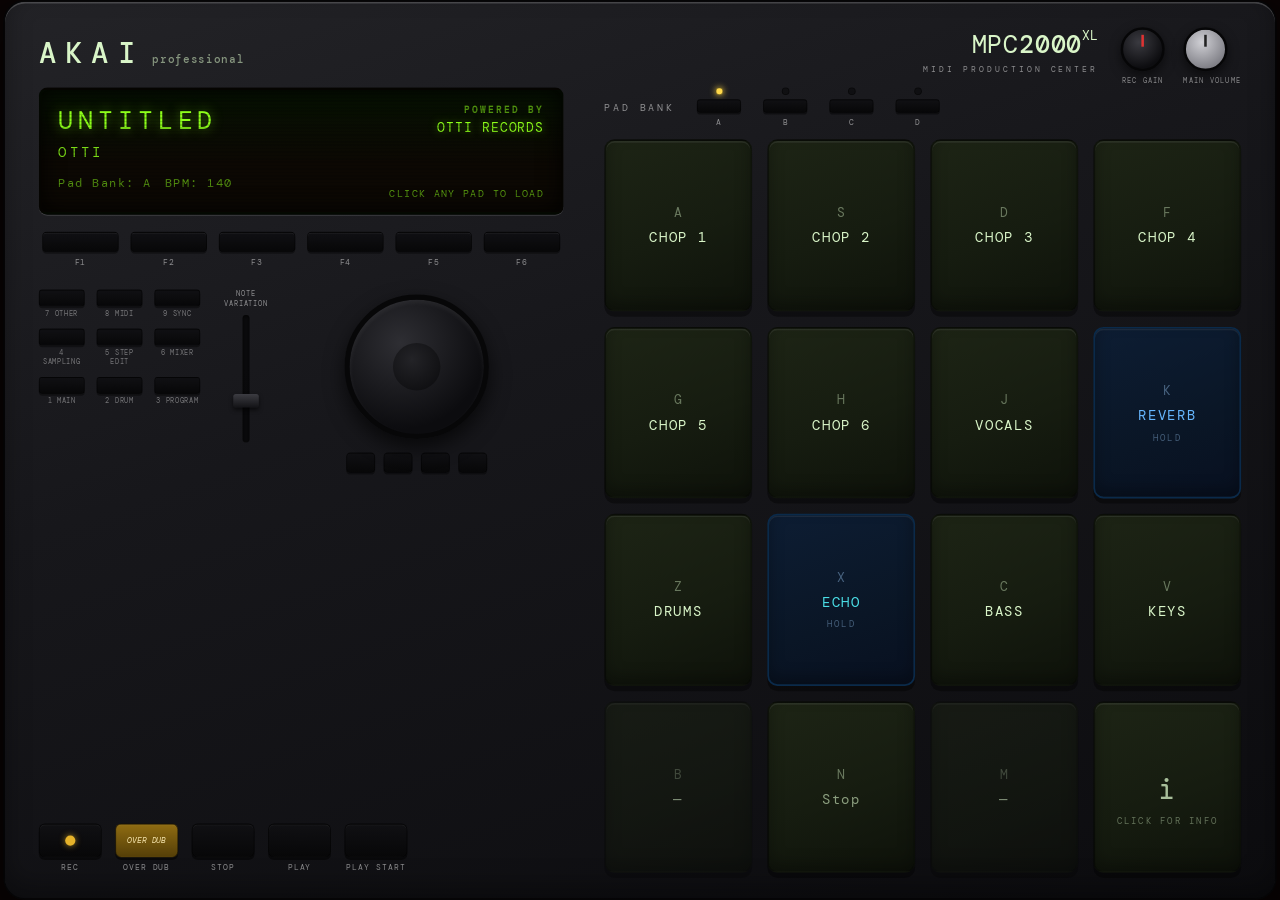
<file: assets/mpc/index.html>
<!DOCTYPE html>
<html lang="en">
<head>
<meta charset="utf-8"/>
<meta name="viewport" content="width=device-width, initial-scale=1, viewport-fit=cover"/>
<title>OTTI — MPC2000XL</title>
<link rel="preconnect" href="https://fonts.googleapis.com"/>
<link rel="preconnect" href="https://fonts.gstatic.com" crossorigin/>
<link href="https://fonts.googleapis.com/css2?family=DM+Mono:wght@400;500&display=swap" rel="stylesheet"/>
<style>
  /* theme vars — overridden per song on <body class="theme-..."> */
  body{
    --c1:#d02420; --c2:#c01d17; --c3:#8f1310; --edge:#5f0c0a;      /* chassis */
    --pad1:#571915; --pad2:#4a1512; --pad3:#38100d;                 /* pads */
    --lcdtint:#1a1202; --lcdtxt:#ffc233; --lcdglow:255,194,51;      /* display */
    --ink:#f3d9d5; --btn1:#3a0f0d; --btn2:#240807; --sil:rgba(255,255,255,.55);
  }
  body.theme-otti{
    --c1:#232327; --c2:#17171b; --c3:#0c0c0f; --edge:#050506;
    --pad1:#1d2415; --pad2:#161c10; --pad3:#0e120a;
    --lcdtint:#061202; --lcdtxt:#8dff1a; --lcdglow:141,255,26;
    --ink:#d9f5c8; --btn1:#101013; --btn2:#070708; --sil:rgba(255,255,255,.5);
  }
  body.theme-runaway{
    --c1:#f4f0e4; --c2:#e9e3d2; --c3:#cfc7b0; --edge:#a89f86;
    --pad1:#b9d6bd; --pad2:#a5c9aa; --pad3:#8db495;
    --lcdtint:#0d1a0a; --lcdtxt:#7dffa0; --lcdglow:125,255,160;
    --ink:#2c2c28; --btn1:#d8d2c0; --btn2:#b7ae94; --sil:rgba(60,55,40,.75);
  }
  *{box-sizing:border-box;margin:0;padding:0;-webkit-tap-highlight-color:transparent}
  html,body{width:100%;height:100%;overflow:hidden;background:#0a0404;font-family:'DM Mono',monospace;
    user-select:none;-webkit-user-select:none}
  #stage{position:absolute;left:50%;top:50%;width:1500px;height:1060px;transform-origin:center center}
  #unit{position:absolute;inset:0;display:flex;background:linear-gradient(160deg,var(--c1),var(--c2) 40%,var(--c3));
    border-radius:26px;border:2px solid var(--edge);
    box-shadow:inset 0 2px 0 rgba(255,255,255,.18),inset 0 -14px 30px rgba(0,0,0,.35),0 30px 80px rgba(0,0,0,.8)}

  /* ---------- left half ---------- */
  .left{width:46%;padding:38px 30px 30px 40px;display:flex;flex-direction:column}
  .akai{font-weight:500;font-size:34px;letter-spacing:.32em;color:var(--ink)}
  .akai small{font-size:13px;letter-spacing:.08em;opacity:.55;margin-left:10px}
  .lcd{margin-top:18px;background:linear-gradient(180deg,var(--lcdtint),#0c0803 60%);border-radius:10px;padding:16px 20px;
    border:3px solid rgba(0,0,0,.55);box-shadow:inset 0 0 26px rgba(0,0,0,.9),0 1px 0 rgba(255,255,255,.15);
    min-height:150px;position:relative;overflow:hidden}
  .lcd:after{content:'';position:absolute;inset:0;background:repeating-linear-gradient(0deg,transparent 0 2px,rgba(0,0,0,.16) 2px 4px);pointer-events:none}
  .lcd .l1{color:var(--lcdtxt);font-size:30px;letter-spacing:.18em;text-shadow:0 0 14px rgba(var(--lcdglow),.55)}
  .lcd .l2{color:var(--lcdtxt);font-size:16px;letter-spacing:.2em;margin-top:8px;opacity:.85}
  .lcd .l3{color:var(--lcdtxt);opacity:.55;font-size:14px;letter-spacing:.14em;margin-top:16px}
  .lcd .pow{position:absolute;right:20px;top:16px;text-align:right}
  .lcd .pow b{display:block;color:var(--lcdtxt);opacity:.55;font-size:11px;letter-spacing:.22em}
  .lcd .pow span{display:block;color:var(--lcdtxt);font-size:15px;letter-spacing:.1em;margin-top:4px;text-shadow:0 0 10px rgba(var(--lcdglow),.5)}
  .lcd .stat{position:absolute;right:20px;bottom:14px;color:var(--lcdtxt);opacity:.6;font-size:12px;letter-spacing:.14em}

  .fkeys{display:flex;gap:14px;margin:20px 4px 0}
  .fk{flex:1;text-align:center}
  .fk i{display:block;height:24px;border-radius:5px;background:linear-gradient(180deg,var(--btn1),var(--btn2));
    border:1px solid rgba(0,0,0,.5);box-shadow:0 2px 0 rgba(0,0,0,.4),inset 0 1px 0 rgba(255,255,255,.08)}
  .fk span{display:block;margin-top:5px;font-size:10px;letter-spacing:.1em;color:var(--sil)}

  .midrow{display:flex;margin-top:26px;flex:1}
  .btncluster{display:grid;grid-template-columns:repeat(3,54px);gap:12px 14px;align-content:start}
  .mb{text-align:center}
  .mb i{display:block;height:20px;border-radius:4px;background:linear-gradient(180deg,var(--btn1),var(--btn2));
    border:1px solid rgba(0,0,0,.5);box-shadow:0 2px 0 rgba(0,0,0,.4)}
  .mb span{display:block;margin-top:3px;font-size:8.5px;letter-spacing:.06em;color:var(--sil);opacity:.8}
  .slider{width:56px;margin-left:26px;text-align:center}
  .slider .lab{font-size:8.5px;color:var(--sil);letter-spacing:.08em}
  .slider .track{width:8px;height:150px;margin:8px auto 0;background:rgba(0,0,0,.55);border-radius:4px;
    box-shadow:inset 0 1px 4px rgba(0,0,0,.8);position:relative}
  .slider .knob{position:absolute;left:50%;transform:translateX(-50%);top:62%;width:30px;height:16px;
    background:linear-gradient(180deg,#3c3c42,#131316);border-radius:3px;box-shadow:0 3px 5px rgba(0,0,0,.6)}
  .jogwrap{flex:1;display:flex;flex-direction:column;align-items:center;justify-content:flex-start;padding-top:6px}
  .jog{width:170px;height:170px;border-radius:50%;
    background:radial-gradient(circle at 38% 32%,#2e2e33,#0c0c0f 70%);
    border:6px solid #070708;box-shadow:0 10px 24px rgba(0,0,0,.65),inset 0 3px 6px rgba(255,255,255,.07);position:relative}
  .jog:after{content:'';position:absolute;left:50%;top:50%;width:56px;height:56px;border-radius:50%;
    transform:translate(-50%,-50%);background:radial-gradient(circle at 40% 35%,#232327,#0a0a0c)}
  .cursor{display:flex;gap:10px;margin-top:16px}
  .cur{width:34px;height:24px;border-radius:5px;background:linear-gradient(180deg,var(--btn1),var(--btn2));
    border:1px solid rgba(0,0,0,.5);box-shadow:0 2px 0 rgba(0,0,0,.4)}

  .transport{display:flex;gap:16px;align-items:flex-end;margin-top:auto}
  .tb{text-align:center}
  .tb i{display:block;width:74px;height:40px;border-radius:7px;background:linear-gradient(180deg,var(--btn1),var(--btn2));
    border:1px solid rgba(0,0,0,.55);box-shadow:0 3px 0 rgba(0,0,0,.5),inset 0 1px 0 rgba(255,255,255,.07);position:relative}
  .tb.rec i:before{content:'';position:absolute;left:50%;top:50%;transform:translate(-50%,-50%);
    width:12px;height:12px;border-radius:50%;background:#e6b32a;box-shadow:0 0 8px rgba(230,179,42,.7)}
  .tb.dub i{background:linear-gradient(180deg,#8f6c12,#553f08)}
  .tb.dub i:before{content:'OVER DUB';position:absolute;inset:0;display:flex;align-items:center;justify-content:center;
    font-size:9px;letter-spacing:.08em;color:#f8e7b0}
  .tb span{display:block;margin-top:6px;font-size:9.5px;letter-spacing:.1em;color:var(--sil)}

  /* ---------- right half ---------- */
  .right{width:54%;padding:30px 40px 30px 18px;display:flex;flex-direction:column}
  .rhead{display:flex;justify-content:flex-end;align-items:flex-start;gap:26px}
  .model{text-align:right}
  .model .m1{font-size:30px;color:var(--ink);letter-spacing:.02em}
  .model .m1 b{font-weight:500}
  .model .m1 small{font-size:15px;vertical-align:top}
  .model .m2{font-size:10px;letter-spacing:.34em;color:var(--sil);margin-top:4px}
  .knobs{display:flex;gap:22px}
  .knob{text-align:center}
  .knob i{display:block;width:52px;height:52px;border-radius:50%;
    background:radial-gradient(circle at 40% 32%,#3a3a40,#0d0d10 72%);
    border:3px solid #060607;box-shadow:0 5px 12px rgba(0,0,0,.55);position:relative}
  .knob.vol i{background:radial-gradient(circle at 40% 32%,#cfcfd4,#7f7f86 75%)}
  .knob i:after{content:'';position:absolute;left:50%;top:6px;width:3px;height:14px;background:#d33;transform:translateX(-50%)}
  .knob.vol i:after{background:#222}
  .knob span{display:block;margin-top:6px;font-size:8.5px;letter-spacing:.14em;color:var(--sil)}

  .banks{display:flex;gap:26px;align-items:center;margin:2px 0 14px}
  .banks .lab{font-size:12px;letter-spacing:.28em;color:var(--sil)}
  .bank{text-align:center}
  .bank .led{width:9px;height:9px;border-radius:50%;background:rgba(0,0,0,.4);margin:0 auto 5px;border:1px solid rgba(0,0,0,.5)}
  .bank.on .led{background:#ffd94a;box-shadow:0 0 8px rgba(255,217,74,.9)}
  .bank i{display:block;width:52px;height:16px;border-radius:4px;background:linear-gradient(180deg,var(--btn1),var(--btn2));
    border:1px solid rgba(0,0,0,.5);box-shadow:0 2px 0 rgba(0,0,0,.45)}
  .bank span{display:block;margin-top:4px;font-size:10px;color:var(--sil)}

  .grid{flex:1;display:grid;grid-template-columns:repeat(4,1fr);grid-template-rows:repeat(4,1fr);gap:18px}
  .padk{position:relative;border-radius:12px;background:linear-gradient(160deg,var(--pad1),var(--pad2) 55%,var(--pad3));
    border:2px solid rgba(0,0,0,.45);cursor:pointer;
    box-shadow:0 6px 0 rgba(0,0,0,.4),inset 0 2px 0 rgba(255,255,255,.07),inset 0 -8px 18px rgba(0,0,0,.3);
    display:flex;flex-direction:column;align-items:center;justify-content:center;gap:8px;
    transition:box-shadow .12s ease, transform .05s ease, background .15s ease}
  .padk .key{font-size:15px;color:var(--ink);opacity:.42;letter-spacing:.06em}
  .padk .lab{font-size:17px;color:var(--ink);letter-spacing:.08em;text-align:center;line-height:1.3;padding:0 8px}
  .padk .sub{font-size:11px;color:var(--ink);opacity:.4;letter-spacing:.14em}
  .padk:active{transform:translateY(2px)}
  .padk.hit{box-shadow:0 0 0 4px rgba(255,255,255,.9),0 0 34px rgba(255,255,255,.55),0 6px 0 rgba(0,0,0,.4)}
  .padk.looping{box-shadow:0 0 0 3px rgba(255,90,60,.9),0 0 30px rgba(255,90,60,.6),0 6px 0 rgba(0,0,0,.4)}
  .padk.fx{background:linear-gradient(160deg,#0d1d33,#0a1626 60%,#081020);border-color:#0a2a4a}
  .padk.fx .lab{color:#66b7ff}
  .padk.fx .key,.padk.fx .sub{color:#9cc9f5}
  .padk.fx.held{box-shadow:0 0 0 3px rgba(102,183,255,.9),0 0 34px rgba(102,183,255,.6),0 6px 0 rgba(0,0,0,.4)}
  .padk.echo .lab{color:#4be0e8}
  .padk.echo.held{box-shadow:0 0 0 3px rgba(75,224,232,.9),0 0 34px rgba(75,224,232,.6),0 6px 0 rgba(0,0,0,.4)}
  .padk.util .lab{opacity:.6}
  .padk.info .lab{font-size:34px;opacity:.75}
  .padk.empty{opacity:.55;cursor:default}
  .padk.empty:active{transform:none}

  /* info popup */
  #pop{position:fixed;inset:0;background:rgba(4,2,2,.78);display:none;align-items:center;justify-content:center;z-index:50}
  #pop.show{display:flex}
  #pop .card{width:min(560px,88vw);background:#160808;border:1px solid rgba(255,255,255,.14);border-radius:14px;
    padding:30px 34px;color:#eee;position:relative}
  #pop h2{font-size:19px;letter-spacing:.1em;color:#ff5a3c;margin-bottom:12px}
  #pop p,#pop li{font-size:13px;line-height:1.65;color:rgba(255,255,255,.8)}
  #pop ul{margin:10px 0 0 18px}
  #pop .x{position:absolute;right:14px;top:10px;background:none;border:none;color:#aaa;font-size:18px;cursor:pointer}
  #pop .cred{margin-top:16px;font-size:11px;color:rgba(255,255,255,.45)}
</style>
</head>
<body>
<div id="stage">
  <div id="unit">
    <div class="left">
      <div class="akai">AKAI<small>professional</small></div>
      <div class="lcd">
        <div class="l1" id="lcd1"></div>
        <div class="l2" id="lcd2"></div>
        <div class="l3" id="lcd3"></div>
        <div class="pow"><b>POWERED BY</b><span>OTTI RECORDS</span></div>
        <div class="stat" id="stat">CLICK ANY PAD TO LOAD</div>
      </div>
      <div class="fkeys">
        <div class="fk"><i></i><span>F1</span></div><div class="fk"><i></i><span>F2</span></div>
        <div class="fk"><i></i><span>F3</span></div><div class="fk"><i></i><span>F4</span></div>
        <div class="fk"><i></i><span>F5</span></div><div class="fk"><i></i><span>F6</span></div>
      </div>
      <div class="midrow">
        <div class="btncluster">
          <div class="mb"><i></i><span>7 OTHER</span></div><div class="mb"><i></i><span>8 MIDI</span></div><div class="mb"><i></i><span>9 SYNC</span></div>
          <div class="mb"><i></i><span>4 SAMPLING</span></div><div class="mb"><i></i><span>5 STEP EDIT</span></div><div class="mb"><i></i><span>6 MIXER</span></div>
          <div class="mb"><i></i><span>1 MAIN</span></div><div class="mb"><i></i><span>2 DRUM</span></div><div class="mb"><i></i><span>3 PROGRAM</span></div>
        </div>
        <div class="slider"><div class="lab">NOTE<br/>VARIATION</div><div class="track"><div class="knob"></div></div></div>
        <div class="jogwrap"><div class="jog"></div>
          <div class="cursor"><div class="cur"></div><div class="cur"></div><div class="cur"></div><div class="cur"></div></div>
        </div>
      </div>
      <div class="transport">
        <div class="tb rec"><i></i><span>REC</span></div>
        <div class="tb dub"><i></i><span>OVER DUB</span></div>
        <div class="tb"><i></i><span>STOP</span></div>
        <div class="tb"><i></i><span>PLAY</span></div>
        <div class="tb"><i></i><span>PLAY START</span></div>
      </div>
    </div>
    <div class="right">
      <div class="rhead">
        <div class="model">
          <div class="m1">MPC<b>2000</b><small>XL</small></div>
          <div class="m2">MIDI PRODUCTION CENTER</div>
        </div>
        <div class="knobs">
          <div class="knob"><i></i><span>REC GAIN</span></div>
          <div class="knob vol"><i></i><span>MAIN VOLUME</span></div>
        </div>
      </div>
      <div class="banks">
        <span class="lab">PAD BANK</span>
        <div class="bank on"><div class="led"></div><i></i><span>A</span></div>
        <div class="bank"><div class="led"></div><i></i><span>B</span></div>
        <div class="bank"><div class="led"></div><i></i><span>C</span></div>
        <div class="bank"><div class="led"></div><i></i><span>D</span></div>
      </div>
      <div class="grid" id="grid"></div>
    </div>
  </div>
</div>

<div id="pop">
  <div class="card">
    <button class="x" id="popx">✕</button>
    <h2 id="popTitle"></h2>
    <p id="popText"></p>
    <ul id="popKeys"></ul>
    <p class="cred" id="popCred"></p>
  </div>
</div>

<script>
/* ================= song configs (hash-selected: #otti #power #runaway) ================= */
const SONGS={
  otti:{
    theme:'theme-otti', lcd:['UNTITLED','OTTI','Pad Bank: A BPM: 140'],
    about:'An interactive MPC loaded with stems and vocal chops from an unreleased OTTI record. Bring the song in and out, stem by stem, and chop the vocal live.',
    keysHelp:'A S D F G H — vocal chops · J = vocals · Z C V = drums / bass / keys · K / X = hold reverb / echo · N = stop',
    cred:'Loops stay in sync automatically — all stems run on one clock. All audio © OTTI.',
    pads:[
      {key:'A',label:'CHOP 1',type:'shot',file:'samples/chop1.m4a'},
      {key:'S',label:'CHOP 2',type:'shot',file:'samples/chop2.m4a'},
      {key:'D',label:'CHOP 3',type:'shot',file:'samples/chop3.m4a'},
      {key:'F',label:'CHOP 4',type:'shot',file:'samples/chop4.m4a'},
      {key:'G',label:'CHOP 5',type:'shot',file:'samples/chop5.m4a'},
      {key:'H',label:'CHOP 6',type:'shot',file:'samples/chop6.m4a'},
      {key:'J',label:'VOCALS',type:'stem',file:'samples/vocals.m4a'},
      {key:'K',label:'REVERB',type:'fx',fx:'reverb',sub:'HOLD',cls:'fx'},
      {key:'Z',label:'DRUMS',type:'stem',file:'samples/drums.m4a'},
      {key:'X',label:'ECHO',type:'fx',fx:'echo',sub:'HOLD',cls:'fx echo'},
      {key:'C',label:'BASS',type:'stem',file:'samples/bass.m4a'},
      {key:'V',label:'KEYS',type:'stem',file:'samples/keys.m4a'},
      {key:'B',label:'—',type:'empty'},
      {key:'N',label:'Stop',type:'stop',cls:'util'},
      {key:'M',label:'—',type:'empty'},
      {key:'',label:'i',type:'info',sub:'CLICK FOR INFO',cls:'info'},
    ]},
  power:{
    theme:'', lcd:['POWER','KANYE WEST','Pad Bank: A BPM: 154'],
    about:'Play POWER on the MPC — trigger the vocal chops, bring in the claps and drums, ride the reverb and echo.',
    keysHelp:'A S D F — vocal chops · G = clap loop · H = guitar · J = schiz · Z = drums loop · K / X = hold reverb / echo · N = stop',
    cred:'A homage to the growthr.com MPC project. POWER © Kanye West.',
    pads:[
      {key:'A',label:'AH',type:'shot',file:'samples-power/ah.mp3'},
      {key:'S',label:'EY',type:'shot',file:'samples-power/ey.mp3'},
      {key:'D',label:'EY EY',type:'shot',file:'samples-power/eyey.mp3'},
      {key:'F',label:'EY EY EY',type:'shot',file:'samples-power/eyeyey.mp3'},
      {key:'G',label:'CLAP',type:'loop',file:'samples-power/clap.wav'},
      {key:'H',label:'GUITAR',type:'shot',file:'samples-power/guitar-hit.mp3'},
      {key:'J',label:'SCHIZ',type:'shot',file:'samples-power/schiz.mp3'},
      {key:'K',label:'REVERB',type:'fx',fx:'reverb',sub:'HOLD',cls:'fx'},
      {key:'Z',label:'DRUMS',type:'loop',file:'samples-power/drums.wav'},
      {key:'X',label:'ECHO',type:'fx',fx:'echo',sub:'HOLD',cls:'fx echo'},
      {key:'C',label:'—',type:'empty'},
      {key:'V',label:'—',type:'empty'},
      {key:'B',label:'—',type:'empty'},
      {key:'N',label:'Stop',type:'stop',cls:'util'},
      {key:'M',label:'—',type:'empty'},
      {key:'',label:'i',type:'info',sub:'CLICK FOR INFO',cls:'info'},
    ]},
  runaway:{
    theme:'theme-runaway', lcd:['RUNAWAY','KANYE WEST','Pad Bank: A BPM: 94'],
    about:'Play the RUNAWAY piano on the MPC — the riff is under your fingers on A–K, with the beat loop and vocal shots below.',
    keysHelp:'A–K = piano notes · Z = beat loop · X C V B = vocal shots · N = stop',
    cred:'A homage to the growthr.com MPC project. RUNAWAY © Kanye West.',
    pads:[
      {key:'A',label:'PIANO 1',type:'shot',file:'samples-runaway/piano1.mp3'},
      {key:'S',label:'PIANO 2',type:'shot',file:'samples-runaway/piano2.mp3'},
      {key:'D',label:'PIANO 3',type:'shot',file:'samples-runaway/piano3.mp3'},
      {key:'F',label:'PIANO 4',type:'shot',file:'samples-runaway/piano4.mp3'},
      {key:'G',label:'PIANO 5',type:'shot',file:'samples-runaway/piano5.mp3'},
      {key:'H',label:'PIANO 6',type:'shot',file:'samples-runaway/piano6.mp3'},
      {key:'J',label:'PIANO 7',type:'shot',file:'samples-runaway/piano7.mp3'},
      {key:'K',label:'PIANO 8',type:'shot',file:'samples-runaway/piano8.mp3'},
      {key:'Z',label:'BEAT LOOP',type:'loop',file:'samples-runaway/Instrumental-loop.mp3'},
      {key:'X',label:'LOOKATCHA',type:'shot',file:'samples-runaway/LookAtCha.mp3'},
      {key:'C',label:'STARS',type:'shot',file:'samples-runaway/BeautifulStars.mp3'},
      {key:'V',label:'LADIES & GENTS',type:'shot',file:'samples-runaway/LadiesNGentlemen.mp3'},
      {key:'B',label:'HEY!',type:'shot',file:'samples-runaway/Hey.mp3'},
      {key:'N',label:'Stop',type:'stop',cls:'util'},
      {key:'M',label:'—',type:'empty'},
      {key:'',label:'i',type:'info',sub:'CLICK FOR INFO',cls:'info'},
    ]},
};
function songId(){const h=(location.hash||'').replace('#','');return SONGS[h]?h:'otti';}

/* ================= audio engine (shared across songs) ================= */
let ctx=null,bus=null,revWet=null,echoWet=null;
const bufs={};                 // decoded buffers by file path
let stemGain={},stemOn={},stemSrc={};   // otti synced stems (src kept so we can free them on teardown)
let loopSrc={},loopOn={};      // independent loop pads (power clap/drums, runaway beat)
let loaded=false,loading=false,queue=[];
let song=null,els={},byKey={};
const grid=document.getElementById('grid'),stat=document.getElementById('stat');

function initCtx(){
  if(ctx)return;
  ctx=new (window.AudioContext||window.webkitAudioContext)();
  bus=ctx.createGain();
  const dry=ctx.createGain();dry.gain.value=1;
  bus.connect(dry);dry.connect(ctx.destination);
  const conv=ctx.createConvolver();
  const len=ctx.sampleRate*2.2,imp=ctx.createBuffer(2,len,ctx.sampleRate);
  for(let ch=0;ch<2;ch++){const d=imp.getChannelData(ch);
    for(let i=0;i<len;i++)d[i]=(Math.random()*2-1)*Math.pow(1-i/len,2.6);}
  conv.buffer=imp;
  revWet=ctx.createGain();revWet.gain.value=0;
  bus.connect(conv);conv.connect(revWet);revWet.connect(ctx.destination);
  const dl=ctx.createDelay(1.0);dl.delayTime.value=0.32;
  const fb=ctx.createGain();fb.gain.value=0.42;dl.connect(fb);fb.connect(dl);
  echoWet=ctx.createGain();echoWet.gain.value=0;
  bus.connect(dl);dl.connect(echoWet);echoWet.connect(ctx.destination);
}
function stopAll(){
  if(!ctx)return;
  if(revWet)revWet.gain.setTargetAtTime(0,ctx.currentTime,0.05);   // drop any held reverb/echo
  if(echoWet)echoWet.gain.setTargetAtTime(0,ctx.currentTime,0.05);
  Object.keys(els).forEach(k=>els[k]&&els[k].classList.remove('held'));
  Object.keys(stemGain).forEach(k=>{stemGain[k].gain.setTargetAtTime(0,ctx.currentTime,0.02);stemOn[k]=false;
    els[k]&&els[k].classList.remove('looping');});
  Object.keys(loopSrc).forEach(k=>{try{loopSrc[k].stop();}catch(_){}delete loopSrc[k];loopOn[k]=false;
    els[k]&&els[k].classList.remove('looping');});
}
// hard teardown: actually stop + free the always-on stem sources (stopAll only mutes them so
// they stay re-playable). Called on song rebuild so switching machines never leaks looping sources.
function teardownStems(){
  Object.keys(stemSrc).forEach(k=>{try{stemSrc[k].stop();stemSrc[k].disconnect();}catch(_){}});
  stemSrc={};
}
window.__mpcStop=stopAll;        // parent scene calls this when the camera leaves the MPC
async function loadAll(){
  if(loading||loaded)return;loading=true;
  stat.textContent='LOADING…';
  const files=song.pads.filter(p=>p.file).map(p=>p.file).filter(f=>!bufs[f]);
  await Promise.all(files.map(async f=>{
    const r=await fetch(f);bufs[f]=await ctx.decodeAudioData(await r.arrayBuffer());
  }));
  // otti stems: all start on one clock, muted — a stem pad is just a gain flip, always in sync
  const stems=song.pads.filter(p=>p.type==='stem');
  if(stems.length){
    const t0=ctx.currentTime+0.05;
    stems.forEach(p=>{
      if(stemGain[p.key])return;
      const src=ctx.createBufferSource();src.buffer=bufs[p.file];src.loop=true;
      const g=ctx.createGain();g.gain.value=0;
      src.connect(g);g.connect(bus);src.start(t0);
      stemGain[p.key]=g;stemOn[p.key]=false;stemSrc[p.key]=src;
    });
  }
  loaded=true;loading=false;stat.textContent='READY';
  queue.splice(0).forEach(press);
}
function flash(p){const el=els[p.key||'INFO'];if(!el)return;el.classList.add('hit');setTimeout(()=>el.classList.remove('hit'),140);}

function press(p){
  if(p.type==='info'){openPop();return;}
  if(p.type==='empty')return;
  initCtx();ctx.resume();
  if(!loaded){if(!queue.includes(p))queue.push(p);loadAll();flash(p);return;}
  if(p.type==='shot'){
    const src=ctx.createBufferSource();src.buffer=bufs[p.file];src.connect(bus);src.start();flash(p);
  }else if(p.type==='stem'){
    stemOn[p.key]=!stemOn[p.key];
    stemGain[p.key].gain.setTargetAtTime(stemOn[p.key]?1:0,ctx.currentTime,0.015);
    els[p.key].classList.toggle('looping',stemOn[p.key]);
  }else if(p.type==='loop'){
    if(loopOn[p.key]){try{loopSrc[p.key].stop();}catch(_){}delete loopSrc[p.key];loopOn[p.key]=false;
      els[p.key].classList.remove('looping');}
    else{const src=ctx.createBufferSource();src.buffer=bufs[p.file];src.loop=true;
      src.connect(bus);src.start();loopSrc[p.key]=src;loopOn[p.key]=true;
      els[p.key].classList.add('looping');}
  }else if(p.type==='fx'){
    els[p.key].classList.add('held');
    (p.fx==='reverb'?revWet:echoWet).gain.setTargetAtTime(0.55,ctx.currentTime,0.03);
  }else if(p.type==='stop'){
    stopAll();flash(p);
  }
  window.__mpcState={song:songId(),loaded,stems:{...stemOn},loops:{...loopOn},t:ctx?ctx.currentTime:0,state:ctx?ctx.state:'none'};
}
function release(p){
  if(!ctx||p.type!=='fx')return;
  els[p.key].classList.remove('held');
  (p.fx==='reverb'?revWet:echoWet).gain.setTargetAtTime(0,ctx.currentTime,0.08);
}

/* ================= build / rebuild UI for the selected song ================= */
function build(){
  song=SONGS[songId()];
  stopAll();teardownStems();loaded=false;loading=false;queue=[];stemGain={};stemOn={};
  document.body.className=song.theme;
  const [a,b,c]=song.lcd;
  document.getElementById('lcd1').textContent=a;
  document.getElementById('lcd2').textContent=b;
  document.getElementById('lcd3').textContent=c;
  stat.textContent='CLICK ANY PAD TO LOAD';
  grid.innerHTML='';els={};byKey={};
  song.pads.forEach(p=>{
    const d=document.createElement('div');
    d.className='padk '+(p.cls||'')+(p.type==='empty'?' empty':'');
    d.innerHTML=(p.key?`<span class="key">${p.key}</span>`:'<span class="key">&nbsp;</span>')
      +`<span class="lab">${p.label}</span>`+(p.sub?`<span class="sub">${p.sub}</span>`:'');
    grid.appendChild(d);els[p.key||'INFO']=d;
    if(p.type==='empty')return;
    d.addEventListener('pointerdown',e=>{e.preventDefault();press(p);});
    if(p.type==='fx')['pointerup','pointercancel','pointerleave'].forEach(ev=>d.addEventListener(ev,()=>release(p)));
    if(p.key)byKey[p.key]=p;
  });
  window.__mpcSong=songId();
}
addEventListener('hashchange',build);
build();

addEventListener('keydown',e=>{
  if(e.key==='Escape'){
    const pop=document.getElementById('pop');
    if(pop.classList.contains('show')){pop.classList.remove('show');return;}  // close info popup first
    try{parent.__mpcExit&&parent.__mpcExit();}catch(_){}return;
  }
  if(e.repeat)return;const p=byKey[e.key.toUpperCase()];if(p)press(p);
});
addEventListener('keyup',e=>{const p=byKey[e.key.toUpperCase()];if(p)release(p);});

/* info popup */
function openPop(){
  document.getElementById('popTitle').textContent=song.lcd[0]+' — MPC2000XL';
  document.getElementById('popText').textContent=song.about;
  document.getElementById('popKeys').innerHTML=`<li><b>Keyboard:</b> ${song.keysHelp}</li><li><b>Mouse / touch:</b> tap any pad</li><li><b>ESC</b> backs out to the room</li>`;
  document.getElementById('popCred').textContent=song.cred;
  document.getElementById('pop').classList.add('show');
}
document.getElementById('popx').addEventListener('click',()=>document.getElementById('pop').classList.remove('show'));
document.getElementById('pop').addEventListener('click',e=>{if(e.target.id==='pop')e.currentTarget.classList.remove('show');});

/* scale the fixed 1500x1060 stage into whatever rect the parent gives us */
function fit(){
  const s=Math.min(innerWidth/1500,innerHeight/1060);
  document.getElementById('stage').style.transform=`translate(-50%,-50%) scale(${s})`;
}
addEventListener('resize',fit);fit();
window.focus();
</script>
</body>
</html>
</file>
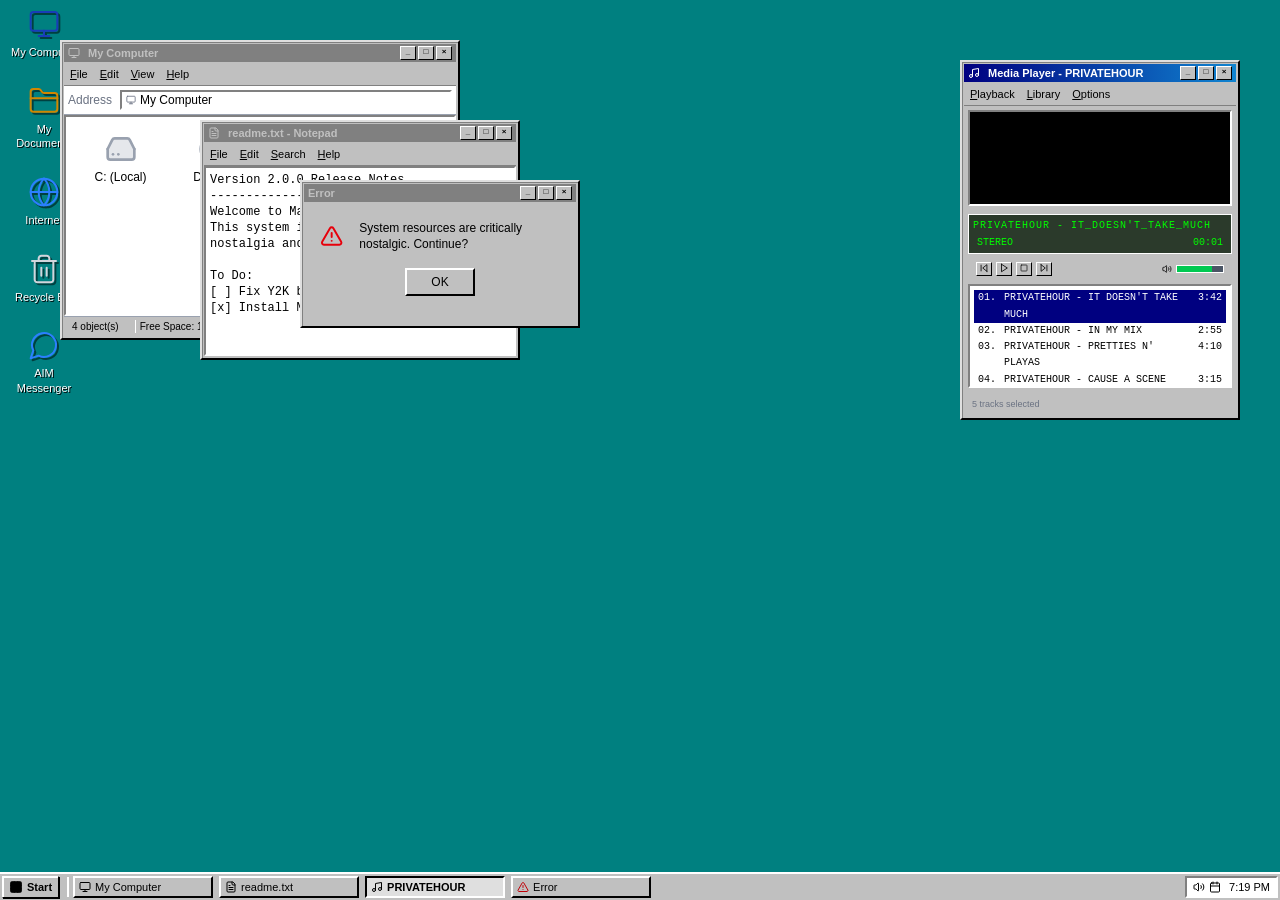
<file: assets/y2k-os/index.html>
<!DOCTYPE html>
  <html lang="en">
    <head>
      
      <meta charset="UTF-8" />
      <meta name="viewport" content="width=device-width, initial-scale=1.0" />
      <title>Y2K Desktop OS</title>
      <meta name="description" content="This application features a retro-style Recycle Bin that displays unreleased tracks in a file browser format, enhancing user engagement with nostalgic design." />
      <meta name="robots" content="noindex, nofollow" />
      <style>html, body { height: 100%; margin: 0; } #root { height: 100%; }</style>
      
      <script type="module" crossorigin src="./assets/index-DO4lSnQv.js"></script>
      <link rel="stylesheet" crossorigin href="./assets/index-_iusTIGT.css">
    </head>

    <body>
      
      <div id="root"></div>
      
    </body>
  </html>
</file>
